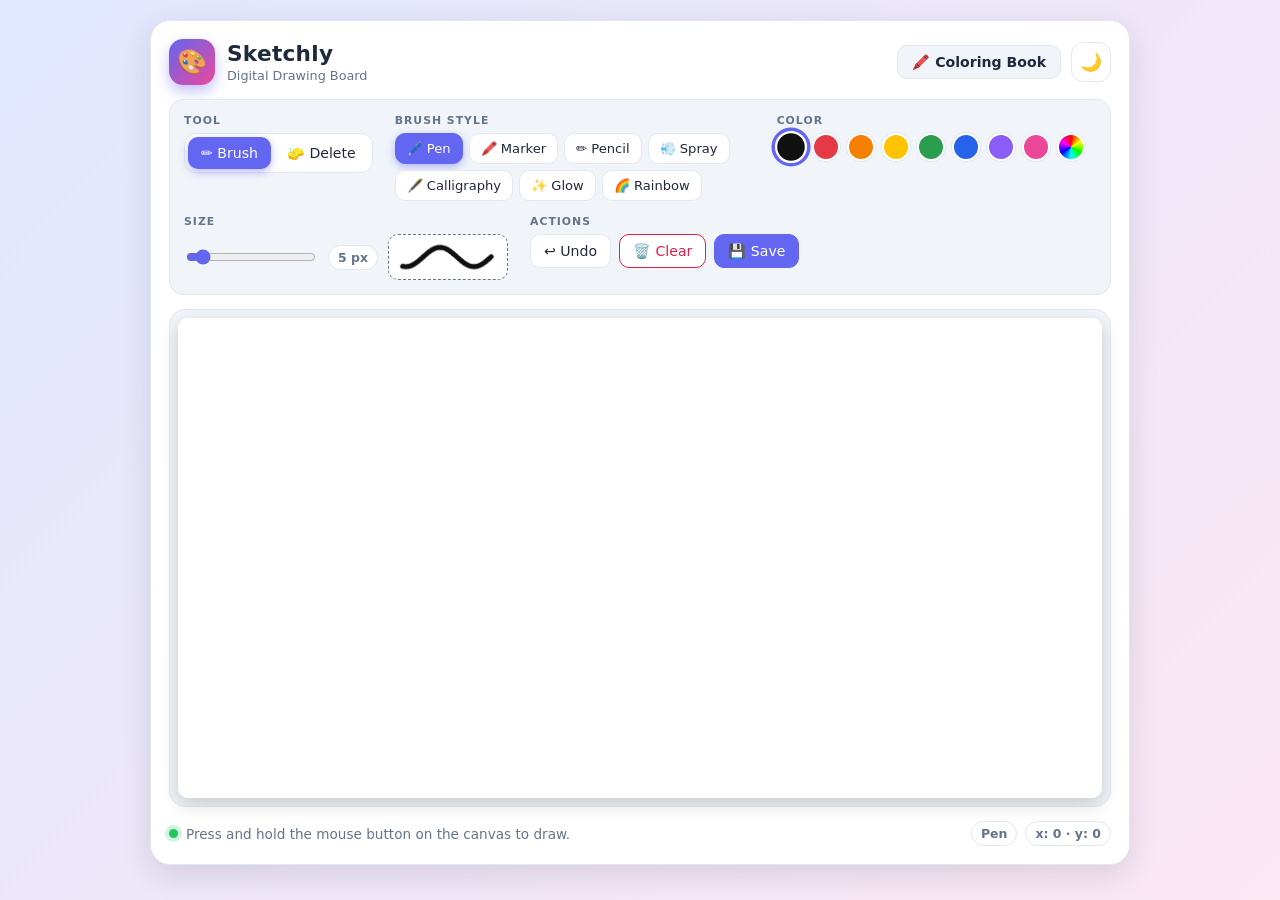
<file: index.html>
<!DOCTYPE html>
<html lang="en">
<head>
  <meta charset="UTF-8">
  <meta name="viewport" content="width=device-width, initial-scale=1">
  <title>Sketchly - Digital Drawing Board</title>
  <link rel="stylesheet" href="style.css">
  <script src="theme.js"></script>  
</head>
<body>

  <main class="app">

    <!-- ===== HEADER ===== -->
    <header class="app-header">
      <div class="brand">
        <div class="logo">🎨</div>
        <div>
          <h1>Sketchly</h1>
          <p>Digital Drawing Board </p>
        </div>
      </div>
      <div class="header-actions">
        <a class="nav-link" href="coloring.html">🖍️ Coloring Book</a>
        <button id="themeBtn" class="icon-btn" title="Switch to night mode">🌙</button>
      </div>
    </header>

    <!-- ===== TOOLBAR ===== -->
    <section id="toolbar">

      <!-- Tools -->
      <div class="group">
        <span class="group-title">Tool</span>
        <div class="segmented">
          <button id="brushBtn" class="active" title="Brush (B)">✏️ Brush</button>
          <button id="eraserBtn" title="Eraser (E)">🧽 Delete</button>
        </div>
      </div>

      <!-- Brush style -->
      <div class="group">
        <span class="group-title">Brush style</span>
        <div class="styles" id="styleButtons">
          <button class="style-btn active" data-style="pen"         title="Pen (1)">🖊️ Pen</button>
          <button class="style-btn"        data-style="marker"      title="Marker (2)">🖍️ Marker</button>
          <button class="style-btn"        data-style="pencil"      title="Pencil (3)">✏️ Pencil</button>
          <button class="style-btn"        data-style="spray"       title="Spray (4)">💨 Spray</button>
          <button class="style-btn"        data-style="calligraphy" title="Calligraphy (5)">🖋️ Calligraphy</button>
          <button class="style-btn"        data-style="glow"        title="Glow (6)">✨ Glow</button>
          <button class="style-btn"        data-style="rainbow"     title="Rainbow (7)">🌈 Rainbow</button>
        </div>
      </div>

      <!-- Colors -->
      <div class="group">
        <span class="group-title">Color</span>
        <div class="colors">
          <button class="swatch" data-color="#111111" style="background:#111111" title="Black"></button>
          <button class="swatch" data-color="#e63946" style="background:#e63946" title="Red"></button>
          <button class="swatch" data-color="#f77f00" style="background:#f77f00" title="Orange"></button>
          <button class="swatch" data-color="#ffc300" style="background:#ffc300" title="Yellow"></button>
          <button class="swatch" data-color="#2a9d4f" style="background:#2a9d4f" title="Green"></button>
          <button class="swatch" data-color="#2563eb" style="background:#2563eb" title="Blue"></button>
          <button class="swatch" data-color="#8b5cf6" style="background:#8b5cf6" title="Purple"></button>
          <button class="swatch" data-color="#ec4899" style="background:#ec4899" title="Pink"></button>
          <label class="custom-color" title="Pick any color">
            <input type="color" id="colorPicker" value="#111111">
          </label>
        </div>
      </div>

      <!-- Brush size + live preview of the style -->
      <div class="group">
        <span class="group-title">Size</span>
        <div class="size-control">
          <input type="range" id="sizeSlider" min="1" max="50" value="5">
          <span id="sizeValue" class="badge">5 px</span>
          <canvas id="stylePreview" width="120" height="46" title="Preview of the brush"></canvas>
        </div>
      </div>

      <!-- Actions -->
      <div class="group">
        <span class="group-title">Actions</span>
        <div class="actions">
          <button id="undoBtn" title="Undo (Ctrl+Z)">↩️ Undo</button>
          <button id="clearBtn" class="danger" title="Clear everything">🗑️ Clear</button>
          <button id="saveBtn" class="primary" title="Save as PNG">💾 Save</button>
        </div>
      </div>

    </section>

    <!-- ===== CANVAS ===== -->
    <section class="paper">
      <canvas id="board"></canvas>
    </section>

    <!-- ===== STATUS BAR ===== -->
    <footer class="statusbar">
      <div class="status-left">
        <span class="dot"></span>
        <span id="status">Press and hold the mouse button on the canvas to draw.</span>
      </div>
      <div class="status-right">
        <span id="toolInfo" class="badge">Pen</span>
        <span id="coords" class="badge">x: 0 · y: 0</span>
      </div>
    </footer>

  </main>

  <!-- Ring that follows the mouse and shows the brush size -->
  <div id="cursorRing"></div>

  <!-- Small pop-up message -->
  <div id="toast"></div>

  <script src="script.js"></script>
</body>
</html>
</file>
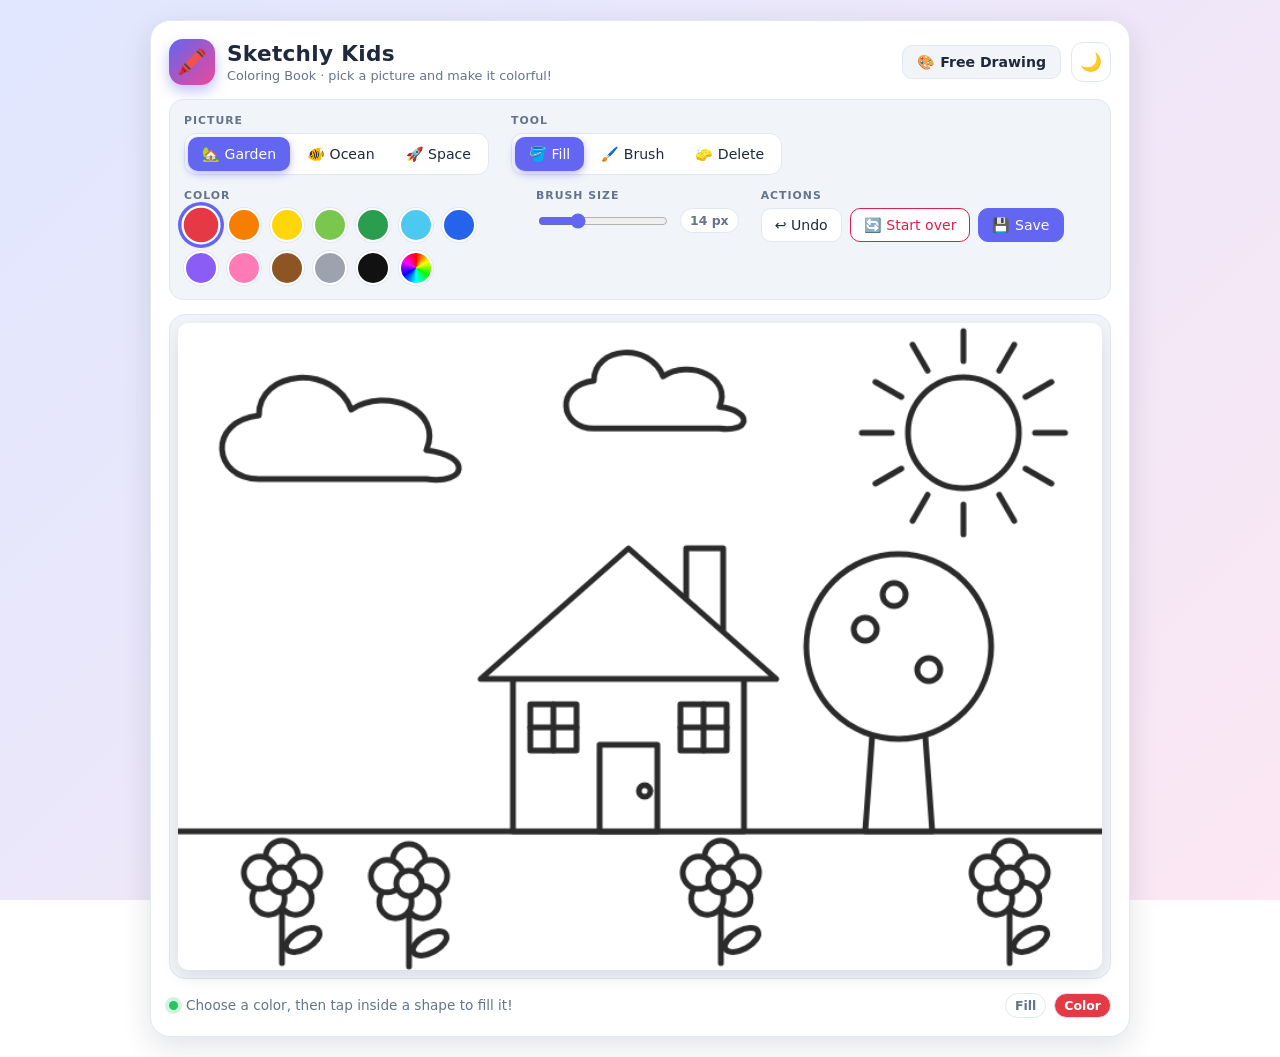
<file: coloring.html>
<!DOCTYPE html>
<html lang="en">
<head>
  <meta charset="UTF-8">
  <meta name="viewport" content="width=device-width, initial-scale=1">
  <title>Sketchly Kids - Coloring Book</title>
  <!-- style.css = shared design (same as the drawing board), coloring.css = extra styles for this page -->
  <link rel="stylesheet" href="style.css">
  <link rel="stylesheet" href="coloring.css">
  <script src="theme.js"></script>   <!-- night mode (shared) -->
</head>
<body>

  <main class="app">

    <!-- ===== HEADER ===== -->
    <header class="app-header">
      <div class="brand">
        <div class="logo">🖍️</div>
        <div>
          <h1>Sketchly Kids</h1>
          <p>Coloring Book · pick a picture and make it colorful!</p>
        </div>
      </div>
      <div class="header-actions">
        <a class="nav-link" href="index.html">🎨 Free Drawing</a>
        <button id="themeBtn" class="icon-btn" title="Toggle dark mode">🌙</button>
      </div>
    </header>

    <!-- ===== TOOLBAR ===== -->
    <section id="toolbar">

      <!-- Picture choice -->
      <div class="group">
        <span class="group-title">Picture</span>
        <div class="segmented" id="pictureButtons">
          <button data-picture="garden" class="active">🏡 Garden</button>
          <button data-picture="ocean">🐠 Ocean</button>
          <button data-picture="space">🚀 Space</button>
        </div>
      </div>

      <!-- Tools -->
      <div class="group">
        <span class="group-title">Tool</span>
        <div class="segmented">
          <button id="fillBtn" class="active" title="Fill a shape (F)">🪣 Fill</button>
          <button id="brushBtn" title="Brush (B)">🖌️ Brush</button>
          <button id="eraserBtn" title="Eraser (E)">🧽 Delete</button>
        </div>
      </div>

      <!-- Colors (big buttons for children) -->
      <div class="group">
        <span class="group-title">Color</span>
        <div class="colors colors-big" id="palette">
          <button class="swatch" data-color="#e63946" style="background:#e63946" title="Red"></button>
          <button class="swatch" data-color="#f77f00" style="background:#f77f00" title="Orange"></button>
          <button class="swatch" data-color="#ffd60a" style="background:#ffd60a" title="Yellow"></button>
          <button class="swatch" data-color="#7ac74f" style="background:#7ac74f" title="Light green"></button>
          <button class="swatch" data-color="#2a9d4f" style="background:#2a9d4f" title="Green"></button>
          <button class="swatch" data-color="#4cc9f0" style="background:#4cc9f0" title="Sky blue"></button>
          <button class="swatch" data-color="#2563eb" style="background:#2563eb" title="Blue"></button>
          <button class="swatch" data-color="#8b5cf6" style="background:#8b5cf6" title="Purple"></button>
          <button class="swatch" data-color="#ff7ab6" style="background:#ff7ab6" title="Pink"></button>
          <button class="swatch" data-color="#8d5524" style="background:#8d5524" title="Brown"></button>
          <button class="swatch" data-color="#9ca3af" style="background:#9ca3af" title="Gray"></button>
          <button class="swatch" data-color="#111111" style="background:#111111" title="Black"></button>
          <label class="custom-color" title="Pick any color">
            <input type="color" id="colorPicker" value="#e63946">
          </label>
        </div>
      </div>

      <!-- Brush size (only used by Brush and Eraser) -->
      <div class="group">
        <span class="group-title">Brush size</span>
        <div class="size-control">
          <input type="range" id="sizeSlider" min="4" max="40" value="14">
          <span id="sizeValue" class="badge">14 px</span>
        </div>
      </div>

      <!-- Actions -->
      <div class="group">
        <span class="group-title">Actions</span>
        <div class="actions">
          <button id="undoBtn" title="Undo (Ctrl+Z)">↩️ Undo</button>
          <button id="resetBtn" class="danger" title="Start this picture again">🔄 Start over</button>
          <button id="saveBtn" class="primary" title="Save as PNG">💾 Save</button>
        </div>
      </div>

    </section>

    <!-- ===== THE PICTURE: two canvases stacked ===== -->
    <section class="paper">
      <div class="stack tool-fill" id="stack">
        <canvas id="colorLayer"></canvas>  <!-- bottom: the colors -->
        <canvas id="lineLayer"></canvas>   <!-- top: the black outlines (receives the mouse/touch) -->
      </div>
    </section>

    <!-- ===== STATUS BAR ===== -->
    <footer class="statusbar">
      <div class="status-left">
        <span class="dot"></span>
        <span id="status">Choose a color, then tap inside a shape to fill it!</span>
      </div>
      <div class="status-right">
        <span id="toolInfo" class="badge">Fill</span>
        <span id="colorInfo" class="badge">Color</span>
      </div>
    </footer>

  </main>

  <div id="toast"></div>

  <script src="pictures.js"></script>
  <script src="coloring.js"></script>
</body>
</html>
</file>
<file: style.css>
/* ---------- Theme colors (CSS variables) ---------- */
:root {
  --bg-1: #e0e7ff;
  --bg-2: #fce7f3;
  --card: #ffffff;
  --text: #1e293b;
  --muted: #64748b;
  --border: #e2e8f0;
  --soft: #f1f5f9;
  --accent: #6366f1;
  --accent-dark: #4f46e5;
  --danger: #e11d48;
  --shadow: 0 10px 30px rgba(15, 23, 42, 0.12);
  color-scheme: light;
}

/* NIGHT MODE: theme.js puts data-theme="dark" on the <html> element.
   Only the variables change, so the whole page changes color. */
:root[data-theme="dark"] {
  --bg-1: #0b1020;
  --bg-2: #241a4a;
  --card: #1e293b;
  --text: #f1f5f9;
  --muted: #a3b1c6;
  --border: #3b4a63;
  --soft: #131c2e;
  --accent: #818cf8;
  --accent-dark: #6366f1;
  --danger: #fb7185;
  --shadow: 0 10px 30px rgba(0, 0, 0, 0.55);
  color-scheme: dark;
}

* { box-sizing: border-box; }

body {
  margin: 0;
  min-height: 100vh;
  font-family: system-ui, "Segoe UI", Arial, sans-serif;
  color: var(--text);
  background: linear-gradient(135deg, var(--bg-1), var(--bg-2));
  background-attachment: fixed;
  display: flex;
  justify-content: center;
  padding: 20px 14px;
  transition: color 0.3s;
}

/* ---------- Main card ---------- */
.app {
  width: 100%;
  max-width: 980px;
  height: fit-content;
  background: var(--card);
  border: 1px solid var(--border);
  border-radius: 20px;
  box-shadow: var(--shadow);
  padding: 18px;
  display: flex;
  flex-direction: column;
  gap: 14px;
  transition: background 0.3s, border-color 0.3s;
}

/* ---------- Header ---------- */
.app-header {
  display: flex;
  justify-content: space-between;
  align-items: center;
  gap: 10px;
}
.brand { display: flex; align-items: center; gap: 12px; }
.logo {
  width: 46px;
  height: 46px;
  display: grid;
  place-items: center;
  font-size: 1.5rem;
  border-radius: 14px;
  background: linear-gradient(135deg, #6366f1, #ec4899);
  box-shadow: 0 6px 14px rgba(99, 102, 241, 0.4);
}
.brand h1 { margin: 0; font-size: 1.35rem; letter-spacing: 0.3px; }
.brand p  { margin: 2px 0 0; font-size: 0.8rem; color: var(--muted); }

.header-actions { display: flex; align-items: center; gap: 10px; }

.nav-link {
  padding: 8px 14px;
  font-size: 0.88rem;
  font-weight: 600;
  text-decoration: none;
  color: var(--text);
  background: var(--soft);
  border: 1px solid var(--border);
  border-radius: 10px;
  transition: transform 0.12s, box-shadow 0.15s;
}
.nav-link:hover { transform: translateY(-1px); box-shadow: 0 4px 10px rgba(0, 0, 0, 0.15); }

.icon-btn {
  width: 40px;
  height: 40px;
  font-size: 1.1rem;
  border-radius: 12px;
  padding: 0;
}

/* ---------- Toolbar ---------- */
#toolbar {
  display: flex;
  flex-wrap: wrap;
  gap: 14px 22px;
  padding: 14px;
  background: var(--soft);
  border: 1px solid var(--border);
  border-radius: 14px;
}

.group { display: flex; flex-direction: column; gap: 6px; }
.group-title {
  font-size: 0.68rem;
  font-weight: 700;
  text-transform: uppercase;
  letter-spacing: 1px;
  color: var(--muted);
}

/* ---------- Buttons ---------- */
button {
  font-family: inherit;
  font-size: 0.88rem;
  padding: 8px 13px;
  color: var(--text);
  background: var(--card);
  border: 1px solid var(--border);
  border-radius: 10px;
  cursor: pointer;
  transition: transform 0.12s, background 0.15s, box-shadow 0.15s;
}
button:hover  { transform: translateY(-1px); box-shadow: 0 4px 10px rgba(0, 0, 0, 0.15); }
button:active { transform: translateY(0); }

.actions { display: flex; gap: 8px; flex-wrap: wrap; }
.danger  { color: var(--danger); border-color: var(--danger); }
.primary { background: var(--accent); border-color: var(--accent); color: #fff; }
.primary:hover { background: var(--accent-dark); }

/* Segmented control (Brush / Eraser) */
.segmented {
  display: flex;
  flex-wrap: wrap;
  background: var(--card);
  border: 1px solid var(--border);
  border-radius: 12px;
  padding: 3px;
  gap: 3px;
}
.segmented button { border: none; background: transparent; box-shadow: none; }
.segmented button.active {
  background: var(--accent);
  color: #fff;
  box-shadow: 0 3px 8px rgba(99, 102, 241, 0.45);
}

/* ---------- Brush styles ---------- */
.styles { display: flex; flex-wrap: wrap; gap: 6px; max-width: 360px; }
.style-btn { padding: 7px 11px; font-size: 0.82rem; }
.style-btn.active {
  background: var(--accent);
  border-color: var(--accent);
  color: #fff;
  box-shadow: 0 3px 8px rgba(99, 102, 241, 0.45);
}

/* ---------- Color swatches ---------- */
.colors { display: flex; align-items: center; gap: 7px; flex-wrap: wrap; }

.swatch {
  width: 28px;
  height: 28px;
  padding: 0;
  border-radius: 50%;
  border: 2px solid var(--card);
  box-shadow: 0 0 0 1px var(--border);
}
.swatch.active {
  box-shadow: 0 0 0 3px var(--accent);
  transform: scale(1.15);
}

.custom-color {
  width: 28px;
  height: 28px;
  border-radius: 50%;
  overflow: hidden;
  cursor: pointer;
  border: 2px solid var(--card);
  box-shadow: 0 0 0 1px var(--border);
  background: conic-gradient(red, yellow, lime, aqua, blue, magenta, red);
  position: relative;
}
.custom-color input {
  position: absolute;
  inset: -6px;
  width: 44px;
  height: 44px;
  opacity: 0;
  cursor: pointer;
}

/* ---------- Size control ---------- */
.size-control { display: flex; align-items: center; gap: 10px; flex-wrap: wrap; }
input[type="range"] { width: 130px; accent-color: var(--accent); cursor: pointer; }

.badge {
  font-size: 0.78rem;
  font-weight: 600;
  padding: 4px 9px;
  background: var(--card);
  border: 1px solid var(--border);
  border-radius: 999px;
  color: var(--muted);
  white-space: nowrap;
}

/* Live preview of the brush style: always white, like the paper */
#stylePreview {
  width: 120px;
  height: 46px;
  background: #fff;
  border: 1px dashed var(--muted);
  border-radius: 10px;
}

/* ---------- Canvas (the paper stays white in night mode) ---------- */
.paper {
  padding: 8px;
  background: var(--soft);
  border: 1px solid var(--border);
  border-radius: 16px;
}
#board {
  display: block;
  width: 100%;
  height: 480px;
  background: #fff;
  border-radius: 10px;
  box-shadow: inset 0 0 0 1px rgba(0, 0, 0, 0.08), 0 6px 18px rgba(0, 0, 0, 0.18);
  cursor: none;            /* the ring below replaces the cursor */
  touch-action: none;      /* touch: dragging draws instead of scrolling */
}

/* ---------- Cursor ring ---------- */
#cursorRing {
  position: fixed;
  top: 0;
  left: 0;
  display: none;
  pointer-events: none;
  border: 1.5px solid #fff;
  border-radius: 50%;
  mix-blend-mode: difference;     /* visible on any color */
  transform: translate(-50%, -50%);
  z-index: 50;
}

/* ---------- Status bar ---------- */
.statusbar {
  display: flex;
  justify-content: space-between;
  align-items: center;
  flex-wrap: wrap;
  gap: 8px;
  font-size: 0.85rem;
  color: var(--muted);
}
.status-left, .status-right { display: flex; align-items: center; gap: 8px; }
.dot {
  width: 9px;
  height: 9px;
  border-radius: 50%;
  background: #22c55e;
  box-shadow: 0 0 0 4px rgba(34, 197, 94, 0.2);
}
.dot.busy { background: #f59e0b; box-shadow: 0 0 0 4px rgba(245, 158, 11, 0.25); }

/* ---------- Toast ---------- */
#toast {
  position: fixed;
  bottom: 28px;
  left: 50%;
  transform: translate(-50%, 20px);
  padding: 10px 18px;
  background: #0f172a;
  color: #fff;
  border: 1px solid rgba(255, 255, 255, 0.15);
  border-radius: 999px;
  font-size: 0.88rem;
  box-shadow: 0 8px 20px rgba(0, 0, 0, 0.3);
  opacity: 0;
  pointer-events: none;
  transition: opacity 0.25s, transform 0.25s;
  z-index: 100;
}
#toast.show { opacity: 1; transform: translate(-50%, 0); }

/* ---------- Small screens ---------- */
@media (max-width: 600px) {
  #board { height: 360px; }
  input[type="range"] { width: 100px; }
  .app-header { flex-wrap: wrap; }
}
</file>
<file: coloring.css>
/* Extra styles for the coloring page (the shared design is in style.css) */

.header-actions { display: flex; align-items: center; gap: 10px; }

/* ---------- Two stacked canvases ---------- */
.stack {
  position: relative;
  width: 100%;
  aspect-ratio: 800 / 560;      /* same ratio as the pictures */
  background: #fff;
  border-radius: 10px;
  overflow: hidden;
  box-shadow: inset 0 0 0 1px rgba(0, 0, 0, 0.08), 0 6px 18px rgba(0, 0, 0, 0.1);
}
.stack canvas {
  position: absolute;
  inset: 0;
  width: 100%;
  height: 100%;
}
#lineLayer {
  touch-action: none;           /* touch: dragging draws instead of scrolling */
}
/* The cursor tells the child which tool is active */
.stack.tool-fill   #lineLayer { cursor: pointer; }
.stack.tool-brush  #lineLayer { cursor: crosshair; }
.stack.tool-eraser #lineLayer { cursor: cell; }

/* ---------- Bigger color buttons ---------- */
.colors-big { max-width: 330px; gap: 9px; }
.colors-big .swatch,
.colors-big .custom-color { width: 34px; height: 34px; }

/* The picture and tool buttons are bigger and easier to tap */
#pictureButtons button,
.segmented button { padding: 9px 14px; }

/* Little bounce when a shape is filled */
@keyframes pop {
  0%   { transform: scale(1); }
  50%  { transform: scale(1.012); }
  100% { transform: scale(1); }
}
.stack.pop { animation: pop 0.25s ease; }
</file>
